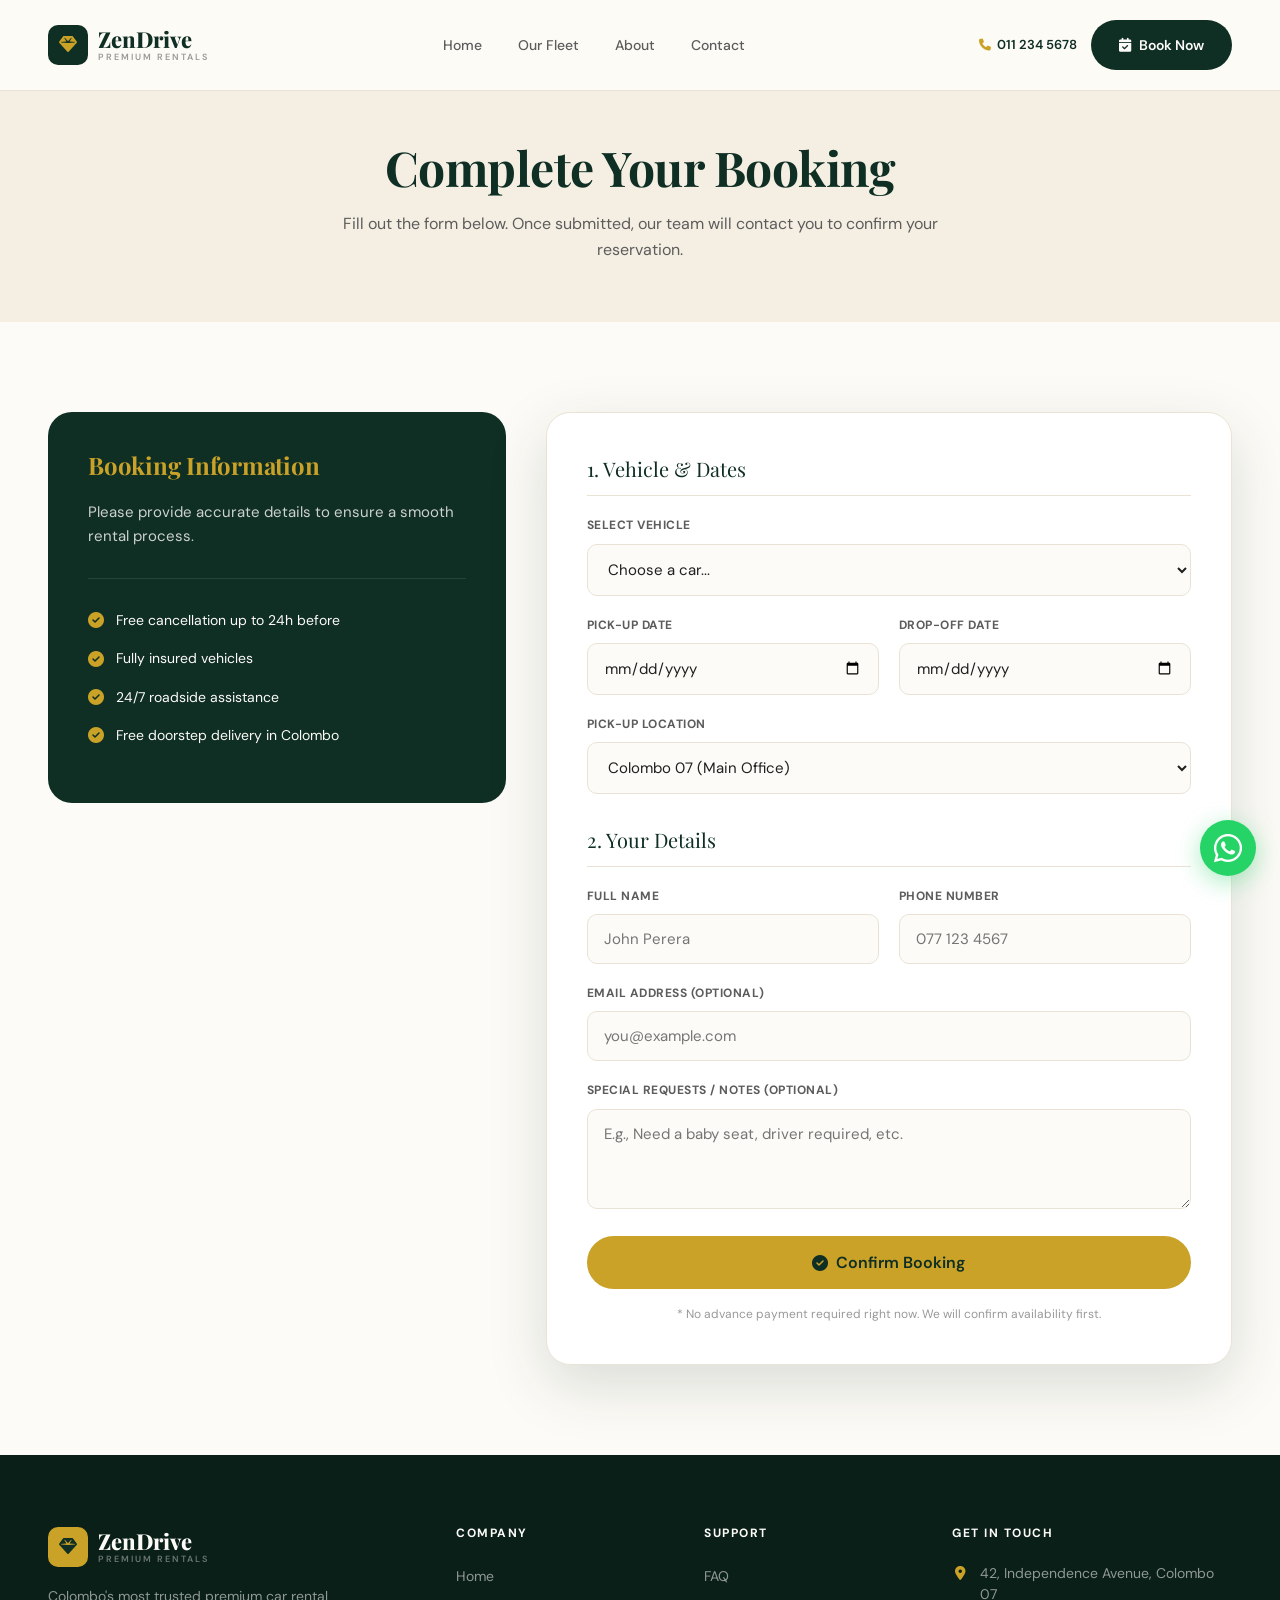
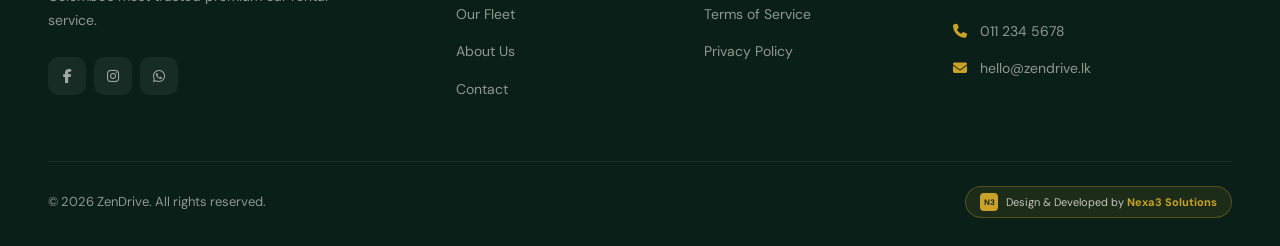
<file: booking.html>
<!DOCTYPE html>
<html lang="en">
<head>
<meta charset="UTF-8">
<meta name="viewport" content="width=device-width, initial-scale=1.0">
<title>Book Your Car | ZenDrive</title>
<link rel="preconnect" href="https://fonts.googleapis.com">
<link rel="preconnect" href="https://fonts.gstatic.com" crossorigin>
<link href="https://fonts.googleapis.com/css2?family=Playfair+Display:wght@500;600;700;800&family=DM+Sans:wght@400;500;600;700&display=swap" rel="stylesheet">
<link rel="stylesheet" href="https://cdnjs.cloudflare.com/ajax/libs/font-awesome/6.5.1/css/all.min.css">
<link rel="stylesheet" href="style.css">
<style>
  .booking-layout { display: grid; grid-template-columns: 1fr 1.5fr; gap: 40px; align-items: start; }
  .booking-summary { background: var(--forest); color: var(--cream); padding: 40px; border-radius: var(--radius-lg); position: sticky; top: 100px; }
  .booking-summary h3 { font-size: 24px; margin-bottom: 20px; color: var(--gold); font-family: 'Playfair Display', serif; }
  .booking-summary p { font-size: 15px; color: rgba(253,251,247,0.8); margin-bottom: 16px; line-height: 1.6; }
  .booking-summary ul { margin-top: 30px; border-top: 1px solid rgba(255,255,255,0.1); padding-top: 30px; }
  .booking-summary li { display: flex; align-items: center; gap: 12px; margin-bottom: 16px; font-size: 14px; }
  .booking-summary li i { color: var(--gold); font-size: 16px; }
  .booking-form-wrap { background: white; padding: 40px; border-radius: var(--radius-lg); border: 1px solid var(--border); box-shadow: var(--shadow-lg); }
  .form-section-title { font-size: 20px; color: var(--forest); margin-bottom: 20px; padding-bottom: 10px; border-bottom: 1px solid var(--border); font-family: 'Playfair Display', serif; }
  .form-row { display: grid; grid-template-columns: 1fr 1fr; gap: 20px; }
  .form-group { margin-bottom: 20px; }
  .form-group label { display: block; font-size: 12px; font-weight: 700; color: var(--text-mid); text-transform: uppercase; letter-spacing: 0.5px; margin-bottom: 8px; }
  .form-group input, .form-group select, .form-group textarea { width: 100%; padding: 14px 16px; border: 1.5px solid var(--border); border-radius: 10px; font-size: 15px; font-family: 'DM Sans', sans-serif; color: var(--text); outline: none; background: var(--cream); transition: var(--transition); }
  .form-group input:focus, .form-group select:focus, .form-group textarea:focus { border-color: var(--forest); background: white; box-shadow: 0 0 0 3px rgba(15,46,36,0.1); }
  .form-group textarea { resize: vertical; min-height: 100px; }
  @media (max-width: 900px) { .booking-layout { grid-template-columns: 1fr; } .booking-summary { position: static; } }
  @media (max-width: 600px) { .form-row { grid-template-columns: 1fr; } .booking-form-wrap { padding: 24px; } }
</style>
</head>
<body>

<header>
  <div class="container header-inner">
    <a href="index.html" class="logo"><div class="logo-mark"><i class="fas fa-gem"></i></div><div class="logo-text">ZenDrive<small>Premium Rentals</small></div></a>
    <nav>
      <ul>
        <li><a href="index.html">Home</a></li>
        <li><a href="fleet.html">Our Fleet</a></li>
        <li><a href="about.html">About</a></li>
        <li><a href="contact.html">Contact</a></li>
      </ul>
    </nav>
    <div class="header-actions">
      <a href="tel:0112345678" class="header-phone"><i class="fas fa-phone"></i><span>011 234 5678</span></a>
      <a href="booking.html" class="btn btn-primary"><i class="fas fa-calendar-check"></i> Book Now</a>
      <button class="mobile-toggle" id="mobileToggle"><i class="fas fa-bars"></i></button>
    </div>
  </div>
</header>

<div class="mobile-menu" id="mobileMenu">
  <div class="mobile-menu-top">
    <a href="index.html" class="logo" onclick="closeMobile()"><div class="logo-mark"><i class="fas fa-gem"></i></div><div class="logo-text">ZenDrive<small>Premium Rentals</small></div></a>
    <button class="mobile-close" id="mobileClose"><i class="fas fa-times"></i></button>
  </div>
  <nav class="mobile-nav">
    <a href="index.html" onclick="closeMobile()">Home</a>
    <a href="fleet.html" onclick="closeMobile()">Our Fleet</a>
    <a href="about.html" onclick="closeMobile()">About Us</a>
    <a href="contact.html" onclick="closeMobile()">Contact</a>
  </nav>
</div>

<section class="page-hero">
  <div class="container">
    <h1>Complete Your Booking</h1>
    <p>Fill out the form below. Once submitted, our team will contact you to confirm your reservation.</p>
  </div>
</section>

<section>
  <div class="container">
    <div class="booking-layout">
      
      <div class="booking-summary reveal">
        <h3>Booking Information</h3>
        <p>Please provide accurate details to ensure a smooth rental process.</p>
        <ul>
          <li><i class="fas fa-check-circle"></i> Free cancellation up to 24h before</li>
          <li><i class="fas fa-check-circle"></i> Fully insured vehicles</li>
          <li><i class="fas fa-check-circle"></i> 24/7 roadside assistance</li>
          <li><i class="fas fa-check-circle"></i> Free doorstep delivery in Colombo</li>
        </ul>
      </div>

      <div class="booking-form-wrap reveal">
        <!-- Booking Form -->
        <form id="bookingForm" onsubmit="submitBooking(event)">
          <div class="form-section-title">1. Vehicle & Dates</div>
          
          <div class="form-group">
            <label>Select Vehicle</label>
            <select id="bookCar" required>
              <option value="" disabled selected>Choose a car...</option>
              <option value="Toyota Aqua">Toyota Aqua - Rs 8,500/day</option>
              <option value="Honda Fit">Honda Fit - Rs 9,000/day</option>
              <option value="Toyota Harrier">Toyota Harrier - Rs 18,000/day</option>
              <option value="Mitsubishi Outlander">Mitsubishi Outlander - Rs 20,000/day</option>
              <option value="Mercedes C-Class">Mercedes C-Class - Rs 35,000/day</option>
              <option value="Toyota Hiace">Toyota Hiace - Rs 22,000/day</option>
              <option value="BMW 5 Series">BMW 5 Series - Rs 40,000/day</option>
            </select>
          </div>

          <div class="form-row">
            <div class="form-group">
              <label>Pick-up Date</label>
              <input type="date" id="bookPickup" required>
            </div>
            <div class="form-group">
              <label>Drop-off Date</label>
              <input type="date" id="bookDropoff" required>
            </div>
          </div>

          <div class="form-group">
            <label>Pick-up Location</label>
            <select id="bookLocation" required>
              <option value="Colombo 07 (Main Office)">Colombo 07 (Main Office)</option>
              <option value="Bandaranaike Airport">Bandaranaike Airport</option>
              <option value="Custom (Delivery)">Custom (Delivery)</option>
            </select>
          </div>

          <div class="form-section-title" style="margin-top: 30px;">2. Your Details</div>

          <div class="form-row">
            <div class="form-group">
              <label>Full Name</label>
              <input type="text" id="bookName" placeholder="John Perera" required>
            </div>
            <div class="form-group">
              <label>Phone Number</label>
              <input type="tel" id="bookPhone" placeholder="077 123 4567" required>
            </div>
          </div>

          <div class="form-group">
            <label>Email Address (Optional)</label>
            <input type="email" id="bookEmail" placeholder="you@example.com">
          </div>

          <div class="form-group">
            <label>Special Requests / Notes (Optional)</label>
            <textarea id="bookNotes" placeholder="E.g., Need a baby seat, driver required, etc."></textarea>
          </div>

          <button type="submit" class="btn btn-gold" style="width: 100%; padding: 16px; font-size: 16px;">
            <i class="fas fa-check-circle"></i> Confirm Booking
          </button>
          <p style="text-align: center; font-size: 12px; color: var(--text-light); margin-top: 16px;">
            * No advance payment required right now. We will confirm availability first.
          </p>
        </form>

        <!-- Booking Success Message (මුලින්ම මේක හංගලා තියෙන්නේ) -->
        <div id="bookingSuccess" style="display: none; text-align: center; padding: 40px 20px;">
          <div style="width: 80px; height: 80px; background: #E8F5E9; color: #2E7D32; border-radius: 50%; display: flex; align-items: center; justify-content: center; font-size: 40px; margin: 0 auto 20px;">
            <i class="fas fa-check"></i>
          </div>
          <h2 style="color: var(--forest); margin-bottom: 12px; font-size: 28px;">Booking Confirmed!</h2>
          <p style="color: var(--text-mid); margin-bottom: 24px; font-size: 16px; line-height: 1.6;">
            Thank you, <strong id="successName"></strong>. Your request for the <strong id="successCar"></strong> has been received. <br>We will contact you shortly at <strong id="successPhone"></strong> to finalize the details.
          </p>
          <a href="index.html" class="btn btn-primary">Back to Home</a>
        </div>
      </div>

    </div>
  </div>
</section>

<footer>
  <div class="container">
    <div class="footer-grid">
      <div class="footer-brand">
        <a href="index.html" class="logo"><div class="logo-mark"><i class="fas fa-gem"></i></div><div class="logo-text">ZenDrive<small>Premium Rentals</small></div></a>
        <p>Colombo's most trusted premium car rental service.</p>
        <div class="socials">
          <a href="#"><i class="fab fa-facebook-f"></i></a><a href="#"><i class="fab fa-instagram"></i></a><a href="#"><i class="fab fa-whatsapp"></i></a>
        </div>
      </div>
      <div class="footer-col">
        <h4>Company</h4>
        <ul><li><a href="index.html">Home</a></li><li><a href="fleet.html">Our Fleet</a></li><li><a href="about.html">About Us</a></li><li><a href="contact.html">Contact</a></li></ul>
      </div>
      <div class="footer-col">
        <h4>Support</h4>
        <ul><li><a href="#">FAQ</a></li><li><a href="#">Terms of Service</a></li><li><a href="#">Privacy Policy</a></li></ul>
      </div>
      <div class="footer-col footer-contact">
        <h4>Get in Touch</h4>
        <div class="fc-item"><i class="fas fa-map-marker-alt"></i><span>42, Independence Avenue, Colombo 07</span></div>
        <div class="fc-item"><i class="fas fa-phone"></i><span>011 234 5678</span></div>
        <div class="fc-item"><i class="fas fa-envelope"></i><span>hello@zendrive.lk</span></div>
      </div>
    </div>
    <div class="footer-bottom">
      <div>© 2026 ZenDrive. All rights reserved.</div>
      <a href="https://nexa3solutions.com" target="_blank" class="nexa3-badge"><span class="nx">N3</span><span>Design & Developed by <strong>Nexa3 Solutions</strong></span></a>
    </div>
  </div>
</footer>

<a href="https://wa.me/94771234567" class="whatsapp-float" target="_blank"><i class="fab fa-whatsapp" style="color:white; font-size:32px;"></i></a>

<script src="script.js"></script>
<script>
  // URL එකෙන් Car එක ආවොත් ඒක Auto Select වෙන්න
  const urlParams = new URLSearchParams(window.location.search);
  const carParam = urlParams.get('car');
  if (carParam) {
    const carSelect = document.getElementById('bookCar');
    for (let i = 0; i < carSelect.options.length; i++) {
      if (carSelect.options[i].value === carParam) {
        carSelect.selectedIndex = i;
        break;
      }
    }
  }

  // දින වලට අද දවසට කලින් තෝරන්න බැරි වෙන්න
  const today = new Date().toISOString().split('T')[0];
  const pickupInput = document.getElementById('bookPickup');
  const dropoffInput = document.getElementById('bookDropoff');
  pickupInput.min = today;
  dropoffInput.min = today;

  // Booking Form Submit (Show Success Message)
  function submitBooking(e) {
    e.preventDefault();
    
    // Form එකෙන් විස්තර ටික ගන්නවා
    const car = document.getElementById('bookCar').value;
    const name = document.getElementById('bookName').value;
    const phone = document.getElementById('bookPhone').value;

    // Success Message එකේ අකුරු ටික වෙනස් කරනවා
    document.getElementById('successName').textContent = name;
    document.getElementById('successCar').textContent = car;
    document.getElementById('successPhone').textContent = phone;

    // Form එක හංගලා, Success Message එක පෙන්නනවා
    document.getElementById('bookingForm').style.display = 'none';
    document.getElementById('bookingSuccess').style.display = 'block';
    
    // පේජ් එක උඩට ස්ක්‍රෝල් වෙනවා
    document.querySelector('.booking-form-wrap').scrollIntoView({ behavior: 'smooth', block: 'start' });
  }
</script>
</body>
</html>
</file>
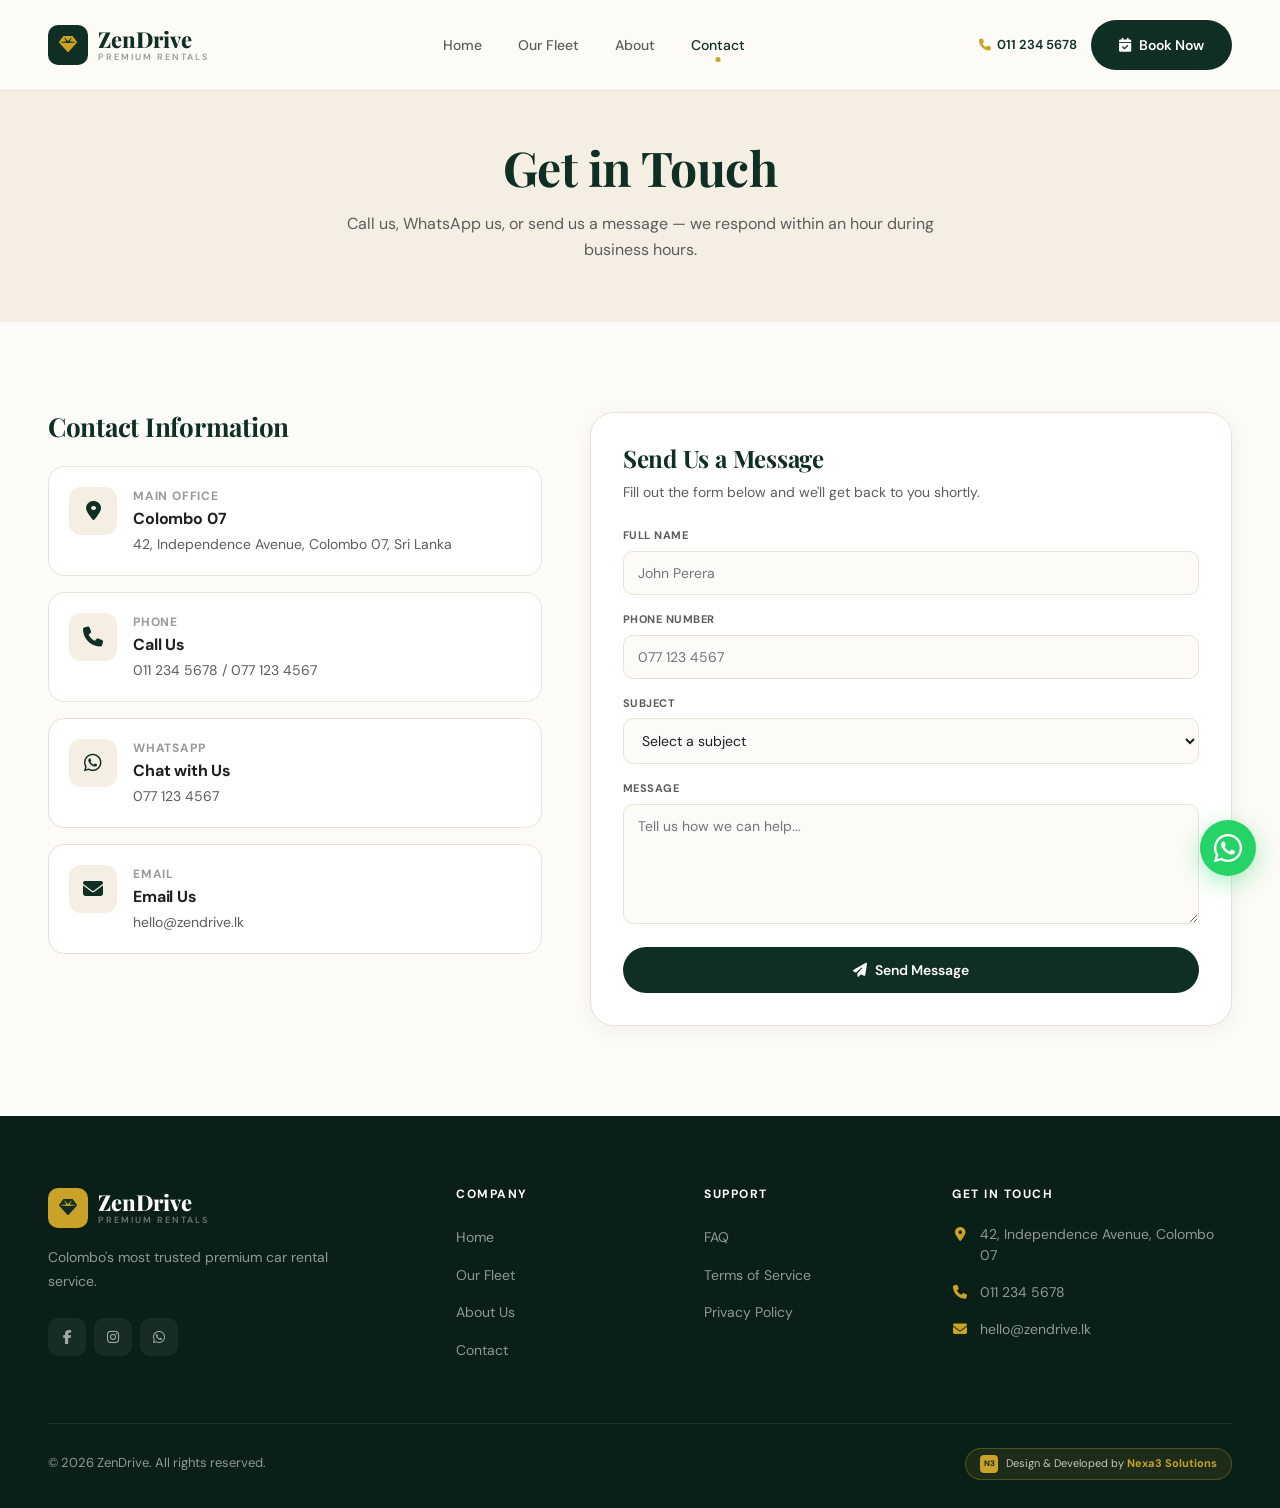
<file: contact.html>
<!DOCTYPE html>
<html lang="en">
<head>
<meta charset="UTF-8">
<meta name="viewport" content="width=device-width, initial-scale=1.0">
<title>Contact Us | ZenDrive</title>
<link rel="preconnect" href="https://fonts.googleapis.com">
<link rel="preconnect" href="https://fonts.gstatic.com" crossorigin>
<link href="https://fonts.googleapis.com/css2?family=Playfair+Display:wght@500;600;700;800&family=DM+Sans:wght@400;500;600;700&display=swap" rel="stylesheet">
<link rel="stylesheet" href="https://cdnjs.cloudflare.com/ajax/libs/font-awesome/6.5.1/css/all.min.css">
<link rel="stylesheet" href="style.css">
<style>
  .contact-grid { display: grid; grid-template-columns: 1fr 1.3fr; gap: 48px; }
  .info-card { display: flex; gap: 16px; padding: 20px; background: white; border-radius: var(--radius); border: 1px solid var(--border); margin-bottom: 16px; }
  .info-icon { width: 48px; height: 48px; flex-shrink: 0; background: var(--sand); border-radius: 12px; display: flex; align-items: center; justify-content: center; font-size: 20px; color: var(--forest); }
  .info-content strong { display: block; font-size: 12px; color: var(--text-light); font-weight: 700; text-transform: uppercase; letter-spacing: 0.8px; margin-bottom: 4px; }
  .info-content h3 { font-size: 16px; font-weight: 700; margin-bottom: 4px; color: var(--text); font-family: 'DM Sans', sans-serif; }
  .info-content p { font-size: 14px; color: var(--text-mid); }
  
  .contact-form { background: white; padding: 32px; border-radius: var(--radius-lg); border: 1px solid var(--border); box-shadow: var(--shadow); }
  .form-group { margin-bottom: 16px; }
  .form-group label { display: block; font-size: 11px; font-weight: 700; color: var(--text-mid); text-transform: uppercase; letter-spacing: 0.5px; margin-bottom: 6px; }
  .form-group input, .form-group select, .form-group textarea { width: 100%; padding: 12px 14px; border: 1.5px solid var(--border); border-radius: 10px; font-size: 14px; font-family: 'DM Sans', sans-serif; color: var(--text); outline: none; background: var(--cream); }
  .form-group input:focus, .form-group select:focus, .form-group textarea:focus { border-color: var(--forest); background: white; }
  .form-group textarea { resize: vertical; min-height: 120px; }
  
  @media (max-width: 900px) { .contact-grid { grid-template-columns: 1fr; } }
</style>
</head>
<body>

<header>
  <div class="container header-inner">
    <a href="index.html" class="logo"><div class="logo-mark"><i class="fas fa-gem"></i></div><div class="logo-text">ZenDrive<small>Premium Rentals</small></div></a>
    <nav>
      <ul>
        <li><a href="index.html">Home</a></li>
        <li><a href="fleet.html">Our Fleet</a></li>
        <li><a href="about.html">About</a></li>
        <li><a href="contact.html" class="active">Contact</a></li>
      </ul>
    </nav>
    <div class="header-actions">
      <a href="tel:0112345678" class="header-phone"><i class="fas fa-phone"></i><span>011 234 5678</span></a>
      <a href="fleet.html" class="btn btn-primary"><i class="fas fa-calendar-check"></i> Book Now</a>
      <button class="mobile-toggle" id="mobileToggle"><i class="fas fa-bars"></i></button>
    </div>
  </div>
</header>

<div class="mobile-menu" id="mobileMenu">
  <div class="mobile-menu-top">
    <a href="index.html" class="logo" onclick="closeMobile()"><div class="logo-mark"><i class="fas fa-gem"></i></div><div class="logo-text">ZenDrive<small>Premium Rentals</small></div></a>
    <button class="mobile-close" id="mobileClose"><i class="fas fa-times"></i></button>
  </div>
  <nav class="mobile-nav">
    <a href="index.html" onclick="closeMobile()">Home</a>
    <a href="fleet.html" onclick="closeMobile()">Our Fleet</a>
    <a href="about.html" onclick="closeMobile()">About Us</a>
    <a href="contact.html" onclick="closeMobile()">Contact</a>
  </nav>
</div>

<section class="page-hero">
  <div class="container">
    <h1>Get in Touch</h1>
    <p>Call us, WhatsApp us, or send us a message — we respond within an hour during business hours.</p>
  </div>
</section>

<section>
  <div class="container">
    <div class="contact-grid">
      <div class="reveal">
        <h2 style="font-size: 26px; margin-bottom: 24px; color: var(--forest);">Contact Information</h2>
        
        <div class="info-card">
          <div class="info-icon"><i class="fas fa-map-marker-alt"></i></div>
          <div class="info-content"><strong>Main Office</strong><h3>Colombo 07</h3><p>42, Independence Avenue, Colombo 07, Sri Lanka</p></div>
        </div>
        
        <div class="info-card">
          <div class="info-icon"><i class="fas fa-phone"></i></div>
          <div class="info-content"><strong>Phone</strong><h3>Call Us</h3><p><a href="tel:0112345678">011 234 5678</a> / <a href="tel:0771234567">077 123 4567</a></p></div>
        </div>
        
        <div class="info-card">
          <div class="info-icon"><i class="fab fa-whatsapp"></i></div>
          <div class="info-content"><strong>WhatsApp</strong><h3>Chat with Us</h3><p><a href="https://wa.me/94771234567">077 123 4567</a></p></div>
        </div>
        
        <div class="info-card">
          <div class="info-icon"><i class="fas fa-envelope"></i></div>
          <div class="info-content"><strong>Email</strong><h3>Email Us</h3><p>hello@zendrive.lk</p></div>
        </div>
      </div>

      <div class="reveal">
        <form class="contact-form" onsubmit="event.preventDefault(); alert('Message sent successfully! We will contact you soon.'); this.reset();">
          <h2 style="font-size: 24px; margin-bottom: 8px; color: var(--forest);">Send Us a Message</h2>
          <p style="font-size: 14px; color: var(--text-mid); margin-bottom: 24px;">Fill out the form below and we'll get back to you shortly.</p>
          
          <div class="form-group"><label>Full Name</label><input type="text" required placeholder="John Perera"></div>
          <div class="form-group"><label>Phone Number</label><input type="tel" required placeholder="077 123 4567"></div>
          <div class="form-group"><label>Subject</label><select required><option value="">Select a subject</option><option>Car Rental Inquiry</option><option>Booking Change</option><option>Other</option></select></div>
          <div class="form-group"><label>Message</label><textarea required placeholder="Tell us how we can help..."></textarea></div>
          
          <button type="submit" class="btn btn-primary" style="width: 100%;"><i class="fas fa-paper-plane"></i> Send Message</button>
        </form>
      </div>
    </div>
  </div>
</section>

<footer>
  <div class="container">
    <div class="footer-grid">
      <div class="footer-brand">
        <a href="index.html" class="logo"><div class="logo-mark"><i class="fas fa-gem"></i></div><div class="logo-text">ZenDrive<small>Premium Rentals</small></div></a>
        <p>Colombo's most trusted premium car rental service.</p>
        <div class="socials">
          <a href="#"><i class="fab fa-facebook-f"></i></a><a href="#"><i class="fab fa-instagram"></i></a><a href="#"><i class="fab fa-whatsapp"></i></a>
        </div>
      </div>
      <div class="footer-col">
        <h4>Company</h4>
        <ul><li><a href="index.html">Home</a></li><li><a href="fleet.html">Our Fleet</a></li><li><a href="about.html">About Us</a></li><li><a href="contact.html">Contact</a></li></ul>
      </div>
      <div class="footer-col">
        <h4>Support</h4>
        <ul><li><a href="#">FAQ</a></li><li><a href="#">Terms of Service</a></li><li><a href="#">Privacy Policy</a></li></ul>
      </div>
      <div class="footer-col footer-contact">
        <h4>Get in Touch</h4>
        <div class="fc-item"><i class="fas fa-map-marker-alt"></i><span>42, Independence Avenue, Colombo 07</span></div>
        <div class="fc-item"><i class="fas fa-phone"></i><span>011 234 5678</span></div>
        <div class="fc-item"><i class="fas fa-envelope"></i><span>hello@zendrive.lk</span></div>
      </div>
    </div>
    <div class="footer-bottom">
      <div>© 2026 ZenDrive. All rights reserved.</div>
      <a href="https://nexa3solutions.com" target="_blank" class="nexa3-badge"><span class="nx">N3</span><span>Design & Developed by <strong>Nexa3 Solutions</strong></span></a>
    </div>
  </div>
</footer>

<a href="https://wa.me/94771234567" class="whatsapp-float" target="_blank"><i class="fab fa-whatsapp" style="color:white; font-size:32px;"></i></a>

<script src="script.js"></script>
</body>
</html>
</file>
<file: style.css>
:root {
  --forest: #0F2E24;
  --forest-light: #1A4A38;
  --cream: #FDFBF7;
  --sand: #F5EFE3;
  --gold: #C9A227;
  --gold-light: #E8C547;
  --text: #1F1F1F;
  --text-mid: #5C5C5C;
  --text-light: #999;
  --border: #EAE3D5;
  --radius: 16px;
  --radius-sm: 10px;
  --radius-lg: 24px;
  --shadow: 0 4px 20px rgba(15,46,36,0.06);
  --shadow-lg: 0 20px 60px rgba(15,46,36,0.15);
  --transition: 0.3s cubic-bezier(0.4,0,0.2,1);
}

* { margin: 0; padding: 0; box-sizing: border-box; }
html { scroll-behavior: smooth; scroll-padding-top: 90px; }
body { font-family: 'DM Sans', sans-serif; color: var(--text); background: var(--cream); line-height: 1.6; -webkit-font-smoothing: antialiased; overflow-x: hidden; }
h1, h2, h3, h4 { font-family: 'Playfair Display', serif; font-weight: 700; line-height: 1.15; letter-spacing: -0.01em; }
a { text-decoration: none; color: inherit; }
img { max-width: 100%; display: block; }
ul { list-style: none; }
button { font-family: inherit; cursor: pointer; }
.container { max-width: 1240px; margin: 0 auto; padding: 0 28px; }

/* BUTTONS */
.btn { display: inline-flex; align-items: center; justify-content: center; gap: 8px; padding: 14px 28px; border-radius: 100px; font-weight: 600; font-size: 14px; border: none; transition: var(--transition); white-space: nowrap; }
.btn-primary { background: var(--forest); color: var(--cream); }
.btn-primary:hover { background: var(--forest-light); transform: translateY(-2px); box-shadow: 0 8px 24px rgba(15,46,36,0.25); }
.btn-gold { background: var(--gold); color: var(--forest); }
.btn-gold:hover { background: var(--gold-light); transform: translateY(-2px); box-shadow: 0 8px 24px rgba(201,162,39,0.3); }
.btn-outline { background: transparent; color: var(--forest); border: 1.5px solid var(--border); }
.btn-outline:hover { border-color: var(--forest); background: var(--forest); color: var(--cream); }
.btn-cream { background: var(--cream); color: var(--forest); }
.btn-cream:hover { background: white; transform: translateY(-2px); }

/* HEADER & NAV */
header { position: fixed; top: 0; left: 0; right: 0; z-index: 1000; padding: 20px 0; transition: var(--transition); background: rgba(253,251,247,0.95); backdrop-filter: blur(20px); border-bottom: 1px solid var(--border); }
.header-inner { display: flex; align-items: center; justify-content: space-between; }
.logo { display: flex; align-items: center; gap: 10px; }
.logo-mark { width: 40px; height: 40px; background: var(--forest); border-radius: 10px; display: flex; align-items: center; justify-content: center; color: var(--gold); font-size: 18px; flex-shrink: 0; }
.logo-text { font-family: 'Playfair Display', serif; font-size: 22px; font-weight: 800; color: var(--forest); line-height: 1; }
.logo-text small { display: block; font-family: 'DM Sans', sans-serif; font-size: 9px; font-weight: 600; letter-spacing: 2px; color: var(--text-light); text-transform: uppercase; margin-top: 3px; }
nav ul { display: flex; gap: 36px; }
nav a { font-weight: 500; font-size: 14px; color: var(--text-mid); transition: var(--transition); position: relative; }
nav a:hover, nav a.active { color: var(--forest); }
nav a.active::after { content: ''; position: absolute; bottom: -8px; left: 50%; transform: translateX(-50%); width: 5px; height: 5px; background: var(--gold); border-radius: 50%; }
.header-actions { display: flex; align-items: center; gap: 14px; }
.header-phone { display: flex; align-items: center; gap: 6px; font-weight: 600; font-size: 13px; color: var(--forest); }
.header-phone i { color: var(--gold); font-size: 12px; }
.mobile-toggle { display: none; background: none; border: none; width: 42px; height: 42px; border-radius: 10px; background: var(--forest); color: var(--cream); font-size: 18px; }

/* MOBILE MENU */
.mobile-menu { position: fixed; top: 0; left: 0; right: 0; bottom: 0; background: var(--forest); z-index: 2000; display: flex; flex-direction: column; padding: 28px; transform: translateX(100%); transition: transform 0.4s ease; }
.mobile-menu.open { transform: translateX(0); }
.mobile-menu-top { display: flex; justify-content: space-between; align-items: center; margin-bottom: 48px; }
.mobile-menu .logo-text { color: var(--cream); }
.mobile-menu .logo-text small { color: rgba(253,251,247,0.5); }
.mobile-menu .logo-mark { background: var(--gold); color: var(--forest); }
.mobile-close { background: rgba(255,255,255,0.1); border: none; width: 42px; height: 42px; border-radius: 10px; color: var(--cream); font-size: 18px; }
.mobile-nav { display: flex; flex-direction: column; gap: 4px; }
.mobile-nav a { color: var(--cream); font-family: 'Playfair Display', serif; font-size: 28px; font-weight: 600; padding: 14px 0; border-bottom: 1px solid rgba(255,255,255,0.1); transition: var(--transition); }
.mobile-nav a:hover { color: var(--gold); padding-left: 8px; }
.mobile-contact { margin-top: auto; padding-top: 32px; border-top: 1px solid rgba(255,255,255,0.1); display: flex; flex-direction: column; gap: 14px; }
.mobile-contact a { color: rgba(253,251,247,0.7); font-size: 14px; display: flex; align-items: center; gap: 10px; }
.mobile-contact a i { color: var(--gold); width: 16px; }

/* PAGE HERO (අලුත් පේජ් වල Header එකට) */
.page-hero { padding: 140px 0 60px; background: var(--sand); text-align: center; }
.page-hero h1 { font-size: clamp(32px, 5vw, 48px); color: var(--forest); margin-bottom: 16px; }
.page-hero p { font-size: 16px; color: var(--text-mid); max-width: 600px; margin: 0 auto; }

/* COMMON SECTIONS */
section { padding: 90px 0; }
.section-head { margin-bottom: 48px; }
.section-head.center { text-align: center; }
.section-tag { display: inline-flex; align-items: center; gap: 8px; font-size: 11px; font-weight: 700; text-transform: uppercase; letter-spacing: 2px; color: var(--gold); margin-bottom: 14px; }
.section-tag::before { content: ''; width: 24px; height: 1px; background: var(--gold); }
.section-head.center .section-tag::before { display: none; }
.section-head h2 { font-size: clamp(32px, 4vw, 48px); color: var(--forest); margin-bottom: 12px; }
.section-head p { font-size: 16px; color: var(--text-mid); max-width: 560px; line-height: 1.7; }
.section-head.center p { margin: 0 auto; }

/* CAR CARDS */
.fleet-grid { display: grid; grid-template-columns: repeat(3, 1fr); gap: 24px; }
.car-card { background: white; border-radius: var(--radius); overflow: hidden; border: 1px solid var(--border); transition: var(--transition); display: flex; flex-direction: column; }
.car-card:hover { transform: translateY(-6px); box-shadow: var(--shadow-lg); }
.car-img { position: relative; height: 200px; overflow: hidden; background: #EDE7DC; }
.car-img img { width: 100%; height: 100%; object-fit: cover; transition: transform 0.6s ease; }
.car-card:hover .car-img img { transform: scale(1.06); }
.car-tag { position: absolute; top: 14px; left: 14px; padding: 6px 12px; border-radius: 100px; font-size: 10px; font-weight: 700; text-transform: uppercase; letter-spacing: 0.8px; background: var(--forest); color: var(--cream); }
.car-tag.luxury { background: var(--gold); color: var(--forest); }
.car-tag.suv { background: #1E40AF; color: white; }
.car-tag.van { background: #7C2D12; color: white; }
.car-tag.economy { background: #059669; color: white; }
.car-body { padding: 22px; flex: 1; display: flex; flex-direction: column; }
.car-name { font-family: 'Playfair Display', serif; font-size: 22px; font-weight: 700; color: var(--forest); margin-bottom: 4px; }
.car-type { font-size: 13px; color: var(--text-light); margin-bottom: 16px; }
.car-specs { display: flex; gap: 16px; padding: 14px 0; border-top: 1px solid var(--border); border-bottom: 1px solid var(--border); margin-bottom: 16px; flex-wrap: wrap; }
.car-spec { display: flex; align-items: center; gap: 6px; font-size: 12px; color: var(--text-mid); font-weight: 500; }
.car-spec i { color: var(--gold); font-size: 12px; }
.car-foot { display: flex; align-items: center; justify-content: space-between; gap: 12px; margin-top: auto; }
.car-price { font-family: 'Playfair Display', serif; font-size: 24px; font-weight: 700; color: var(--forest); line-height: 1; }
.car-price span { font-family: 'DM Sans', sans-serif; font-size: 12px; color: var(--text-light); font-weight: 500; }
.car-book { padding: 10px 20px; border-radius: 100px; background: var(--forest); color: var(--cream); font-size: 13px; font-weight: 600; border: none; transition: var(--transition); display: inline-flex; align-items: center; gap: 6px; }
.car-book:hover { background: var(--gold); color: var(--forest); }

/* FOOTER */
footer { background: #0A1F18; color: rgba(253,251,247,0.55); padding: 72px 0 28px; }
.footer-grid { display: grid; grid-template-columns: 1.8fr 1fr 1fr 1.4fr; gap: 48px; margin-bottom: 48px; }
.footer-brand .logo { margin-bottom: 18px; }
.footer-brand .logo-text { color: var(--cream); }
.footer-brand .logo-text small { color: rgba(253,251,247,0.4); }
.footer-brand .logo-mark { background: var(--gold); color: var(--forest); }
.footer-brand p { font-size: 14px; line-height: 1.7; margin-bottom: 24px; max-width: 300px; }
.socials { display: flex; gap: 8px; }
.socials a { width: 38px; height: 38px; border-radius: 10px; background: rgba(255,255,255,0.06); display: flex; align-items: center; justify-content: center; color: rgba(253,251,247,0.6); font-size: 14px; transition: var(--transition); }
.socials a:hover { background: var(--gold); color: var(--forest); transform: translateY(-2px); }
.footer-col h4 { font-family: 'DM Sans', sans-serif; font-size: 12px; font-weight: 700; color: var(--cream); text-transform: uppercase; letter-spacing: 1.5px; margin-bottom: 22px; }
.footer-col ul li { margin-bottom: 12px; }
.footer-col a { font-size: 14px; transition: var(--transition); }
.footer-col a:hover { color: var(--gold); }
.footer-contact .fc-item { display: flex; gap: 12px; margin-bottom: 16px; font-size: 14px; line-height: 1.5; }
.footer-contact .fc-item i { color: var(--gold); margin-top: 3px; width: 16px; text-align: center; flex-shrink: 0; }
.footer-bottom { border-top: 1px solid rgba(255,255,255,0.08); padding-top: 24px; display: flex; justify-content: space-between; align-items: center; flex-wrap: wrap; gap: 16px; font-size: 13px; }
.nexa3-badge { display: inline-flex; align-items: center; gap: 8px; padding: 6px 14px; background: rgba(201,162,39,0.1); border: 1px solid rgba(201,162,39,0.3); border-radius: 100px; font-size: 11px; color: rgba(253,251,247,0.75); transition: var(--transition); }
.nexa3-badge:hover { background: rgba(201,162,39,0.2); border-color: var(--gold); color: var(--cream); }
.nexa3-badge .nx { width: 18px; height: 18px; background: var(--gold); color: var(--forest); border-radius: 4px; display: flex; align-items: center; justify-content: center; font-size: 8px; font-weight: 800; }
.nexa3-badge strong { color: var(--gold); }

/* WHATSAPP */
.whatsapp-float { position: fixed; bottom: 24px; right: 24px; z-index: 998; width: 56px; height: 56px; background: #25D366; border-radius: 50%; display: flex; align-items: center; justify-content: center; box-shadow: 0 6px 24px rgba(37,211,102,0.4); transition: var(--transition); }
.whatsapp-float:hover { transform: scale(1.08); }

/* UTILITIES */
.reveal { opacity: 0; transform: translateY(30px); transition: opacity 0.7s ease, transform 0.7s ease; }
.reveal.visible { opacity: 1; transform: translateY(0); }

/* RESPONSIVE */
@media (max-width: 1024px) {
  .fleet-grid { grid-template-columns: repeat(2, 1fr); }
  .footer-grid { grid-template-columns: 1.5fr 1fr 1fr; gap: 36px; }
  .footer-col.footer-contact { grid-column: span 3; padding-top: 20px; border-top: 1px solid rgba(255,255,255,0.08); }
}
@media (max-width: 768px) {
  nav ul, .header-phone span { display: none; }
  .header-actions .btn-primary { display: none; }
  .mobile-toggle { display: flex; align-items: center; justify-content: center; }
  .fleet-grid { grid-template-columns: 1fr; }
  section { padding: 60px 0; }
  .footer-grid { grid-template-columns: 1fr; }
  .footer-col.footer-contact { grid-column: span 1; border-top: none; }
  .footer-bottom { flex-direction: column; text-align: center; }
}
@media (max-width: 480px) {
  .container { padding: 0 16px; }
  .page-hero { padding: 110px 0 40px; }
  .section-head h2 { font-size: 26px; }
  .btn { padding: 12px 22px; font-size: 13px; }
}
</file>
